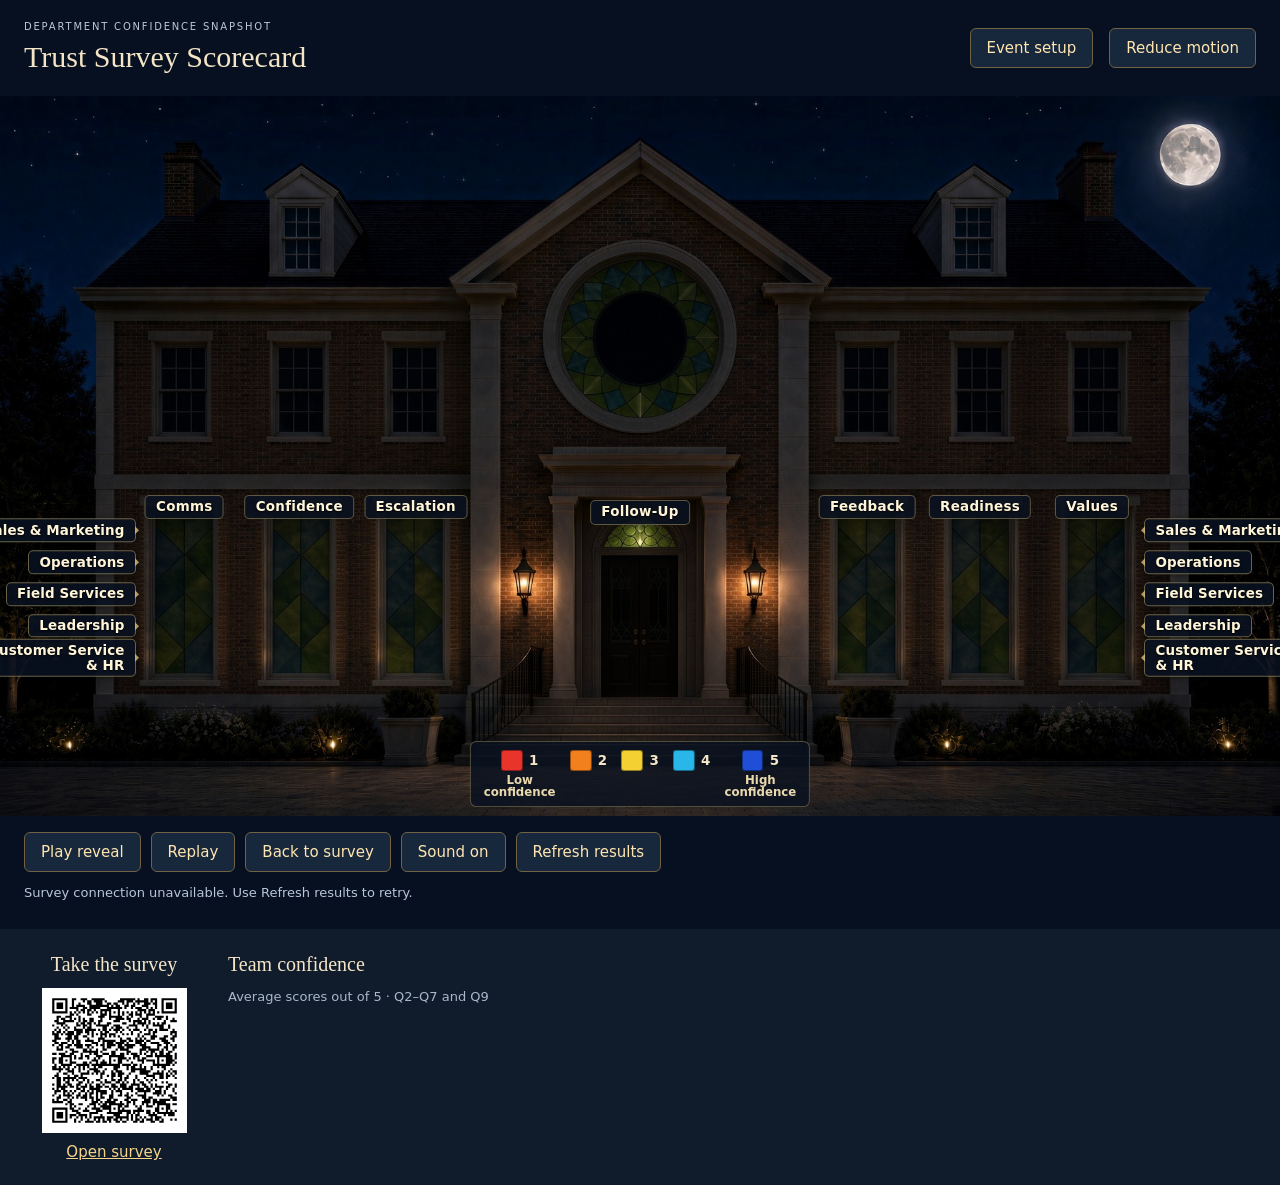
<file: index.html>
<!doctype html><html lang="en"><head><meta charset="utf-8"><meta name="viewport" content="width=device-width,initial-scale=1"><meta http-equiv="Cache-Control" content="no-cache"><title>Trust Survey Scorecard</title><link rel="stylesheet" href="survey.css?v=house10"></head><body>
<header><div><small>DEPARTMENT CONFIDENCE SNAPSHOT</small><h1>Trust Survey Scorecard</h1></div><button id="settings-open">Event setup</button><button id="access" aria-pressed="false">Reduce motion</button></header>
<main><section class="scene" aria-label="Survey house"><img id="poster" src="assets/house-night.jpg" alt=""><img id="lit" src="assets/house-lit.jpg" alt=""><div id="labels"></div><div id="rose" class="result" aria-live="polite"></div><div id="door" class="result"><strong id="percentage"></strong><span>trust their team</span></div></section>
<footer><div class="controls"><button id="play">Play reveal</button><button id="replay">Replay</button><button id="reset">Back to survey</button><button id="sound" aria-pressed="false">Sound on</button><button id="refresh">Refresh results</button></div><p id="status" role="status">Loading survey…</p></footer><section id="reference"><aside><h2>Take the survey</h2><div id="qr" role="link" tabindex="0" aria-label="Open the survey"></div><a id="survey-link" target="_blank" rel="noopener">Open survey</a></aside><section class="scores"><h2>Team confidence</h2><p>Average scores out of 5 · Q2–Q7 and Q9</p><div class="table-scroll"><table id="scores"></table></div></section></section></main>
<dialog id="settings"><form method="dialog"><h2>Event setup</h2><p>Connect a published survey endpoint, or load an exported CSV for this event.</p><label>Live results URL<input id="source-url" type="url" placeholder="https://…"></label><label>Survey form URL<input id="form-url" type="url" placeholder="https://…"></label><label>Or import survey responses<input id="csv-file" type="file" accept=".csv,text/csv"></label><p id="setup-status" role="status"></p><div class="controls"><button id="save-settings" type="button">Save connection</button><button id="default-settings" type="button">Restore default</button><button>Close</button></div></form></dialog>
<script src="js/vendor/qrcode.js"></script><script src="js/config.js"></script><script src="js/datasource.js"></script><script src="js/chapel-data.js"></script><script src="js/qrdisplay.js"></script><script src="js/colorutils.js"></script><script src="js/team-panes.js?v=house10"></script><script src="survey.js?v=house10"></script></body></html>
</file>
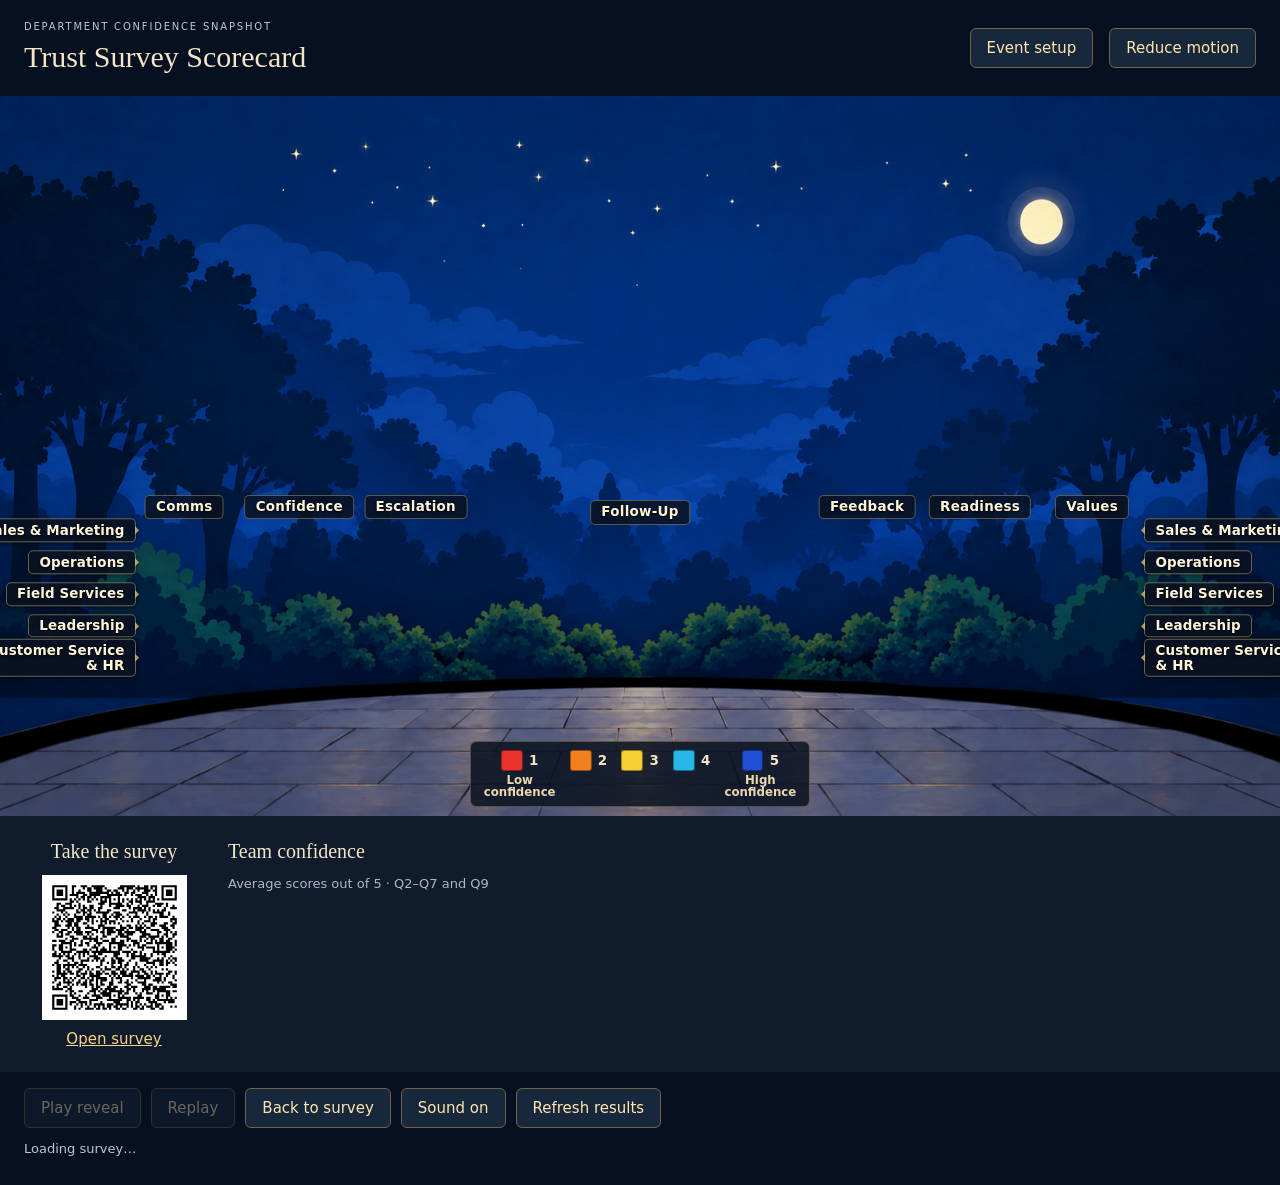
<file: chapel-review.html>
<!doctype html><html lang="en"><head><meta charset="utf-8"><meta name="viewport" content="width=device-width,initial-scale=1"><title>Trust Survey Scorecard</title><link rel="stylesheet" href="survey.css"></head><body>
<header><div><small>DEPARTMENT CONFIDENCE SNAPSHOT</small><h1>Trust Survey Scorecard</h1></div><button id="settings-open">Event setup</button><button id="access" aria-pressed="false">Reduce motion</button></header>
<main><section class="scene" aria-label="Survey chapel"><img src="assets/layers/00_bg.png" alt="Moonlit woodland"><div id="art"></div><div id="rose" class="result" aria-live="polite"></div><div id="door" class="result"><strong id="percentage"></strong><span>trust their team</span></div><div id="labels"></div></section>
<section id="reference"><aside><h2>Take the survey</h2><div id="qr" role="link" tabindex="0" aria-label="Open the survey"></div><a id="survey-link" target="_blank" rel="noopener">Open survey</a></aside><section class="scores"><h2>Team confidence</h2><p>Average scores out of 5 · Q2–Q7 and Q9</p><div class="table-scroll"><table id="scores"></table></div></section></section></main>
<dialog id="settings"><form method="dialog"><h2>Event setup</h2><p>Connect a published survey endpoint, or load an exported CSV for this event.</p><label>Live results URL<input id="source-url" type="url" placeholder="https://…"></label><label>Survey form URL<input id="form-url" type="url" placeholder="https://…"></label><label>Or import survey responses<input id="csv-file" type="file" accept=".csv,text/csv"></label><p id="setup-status" role="status"></p><div class="controls"><button id="save-settings" type="button">Save connection</button><button id="default-settings" type="button">Restore default</button><button>Close</button></div></form></dialog><footer><div class="controls"><button id="play" disabled>Play reveal</button><button id="replay" disabled>Replay</button><button id="reset">Back to survey</button><button id="sound" aria-pressed="false">Sound on</button><button id="refresh">Refresh results</button></div><p id="status" role="status">Loading survey…</p></footer>
<script src="js/vendor/qrcode.js"></script><script src="js/config.js"></script><script src="js/datasource.js"></script><script src="js/chapel-data.js"></script><script src="js/qrdisplay.js"></script><script src="js/colorutils.js"></script><script src="js/audio.js"></script><script src="glass.js"></script><script src="survey.js"></script></body></html>
</file>
<file: survey.css>
*{box-sizing:border-box}body{margin:0;background:#061020;color:#f4e5c7;font:15px system-ui,sans-serif}header,footer{padding:16px 24px;max-width:1726px;margin:auto}header{display:flex;justify-content:space-between;align-items:center;gap:16px}small{font-size:10px;letter-spacing:.18em;color:#bdc8d7}h1{font:500 clamp(19px,3vw,30px) Georgia,serif;margin:6px 0}h2{font:500 20px Georgia,serif;margin:0 0 12px}main{max-width:1726px;margin:auto}.scene{position:relative;aspect-ratio:1726/911;isolation:isolate;overflow:hidden}.scene img,#art,#labels{position:absolute;inset:0;width:100%;height:100%}#art{filter:brightness(.38)}.scene img{display:block}.result{position:absolute;transform:translate(-50%,-50%);text-align:center;opacity:0;pointer-events:none;color:#fff5d8;text-shadow:0 2px 5px #160d03,0 0 8px #160d03;background:#271b10c9;border:1px solid #e4c07688;border-radius:6px;padding:5px 9px;z-index:12}#rose{left:50.35%;top:36.77%;max-width:15%;font:bold clamp(10px,1.5vw,27px) Georgia,serif;overflow-wrap:anywhere}#door{left:50%;top:66.4%;width:8.3%}#door strong{display:block;font:bold clamp(13px,2.4vw,40px) Georgia,serif}#door span{font-size:clamp(6px,.7vw,12px);display:block}.team-label{position:absolute;top:75%;transform:translateX(-50%);width:7%;text-align:center;background:#061020dd;border:1px solid #a9945c55;border-radius:4px;padding:3px;color:#fff2d6;font-size:clamp(6px,.65vw,12px)}#reference{display:grid;grid-template-columns:180px 1fr;gap:24px;padding:24px;background:#101c2c}#reference aside{text-align:center}#qr{background:white;padding:8px;width:145px;margin:0 auto 10px}#qr svg{display:block;width:100%;height:auto}a{color:#f6d48b}.scores p{color:#aab8cb;font-size:13px}.table-scroll{overflow:auto}table{border-collapse:collapse;width:100%;font-size:13px}th,td{padding:9px 10px;border-bottom:1px solid #314055;text-align:center}th:first-child{text-align:left}td .score{display:inline-block;border-bottom:3px solid var(--score-color);padding:3px 6px}button{border:1px solid #726144;border-radius:6px;background:#18283c;color:#ffe5b0;padding:10px 16px;font:inherit;cursor:pointer}button:disabled{opacity:.4;cursor:wait}button:focus-visible,a:focus-visible,[tabindex]:focus-visible{outline:3px solid #efc674;outline-offset:4px}.controls{display:flex;gap:10px;flex-wrap:wrap}#status{font-size:13px;color:#b8c6d7}.presenting #reference{display:none}.presenting #labels{opacity:0}.revealed .result{opacity:1}.revealed #labels{opacity:1}.hidden{display:none!important}@media(max-width:700px){header,footer{padding:12px}#reference{grid-template-columns:1fr;padding:16px}#reference aside{display:flex;align-items:center;justify-content:center;gap:18px}#qr{width:100px;margin:0}.team-label{top:76%}button{font-size:12px;padding:8px}#door{padding:3px}#rose{padding:3px}}
#art{filter:none}.result{transition:opacity .2s linear}.animating #labels{visibility:hidden}.animating .controls button:not(#reset){visibility:hidden}.animating header{opacity:.35;transition:opacity 1s}#art img{transform:none;opacity:1}
header{flex-wrap:wrap}header>div{margin-right:auto}dialog{max-width:560px;width:90%;background:#101c2c;color:#f4e5c7;border:1px solid #b79551;border-radius:12px;padding:28px}dialog::backdrop{background:#000a}dialog label{display:block;margin:18px 0}dialog input{display:block;width:100%;padding:10px;margin-top:8px;background:#071020;color:#fff;border:1px solid #8d7954;border-radius:4px}.scores th,.scores td{font-size:14px}#reference aside{align-self:start}#settings-open,#access{position:static}.scene{container-type:inline-size}#rose{font-size:clamp(9px,1.55cqw,27px);width:14%;max-width:14%;background:transparent;border:0;color:#281706;text-shadow:0 1px 2px #ffeec1,0 0 10px #fff1b8}#labels .team-label{font-size:clamp(6px,.72cqw,13px);top:77%;width:7.5%}#door{background:#20160899}
footer{position:relative;bottom:auto;background:#061020;max-width:1726px;width:100%}#labels .team-label:nth-child(n+3){width:4.9%;font-size:clamp(6px,.65cqw,12px)}
.scene{width:min(100%,calc((100svh - 185px)*1.8946));margin-inline:auto}#reference{max-width:1400px;margin:auto}
#sparks{position:absolute;inset:0;z-index:40;pointer-events:none;mix-blend-mode:screen}
#sparks canvas{width:100%;height:100%;display:block}

/* ---- colonial house scene (16:9, coordinates are % of the 1792x1008 artwork) ---- */
main{max-width:1920px}
.scene{aspect-ratio:16/9;container-type:inline-size;background:#040a18}
.scene #poster,.scene #lit{position:absolute;inset:0;width:100%;height:100%;object-fit:cover}
#lit{opacity:0;transition:opacity 1.6s ease}
#reveal-video{object-fit:cover!important}
#tints{position:absolute;inset:0;z-index:2;pointer-events:none;opacity:0;transition:opacity .6s ease}
#tints.on{opacity:1}
.tint{position:absolute;mix-blend-mode:color}
.tint.multiply{mix-blend-mode:multiply;opacity:.35}
#labels{z-index:6;transition:opacity .5s ease}
.qchip{position:absolute;transform:translateX(-50%);padding:.15cqw .55cqw;font:600 .66cqw/1.2 system-ui,sans-serif;letter-spacing:.02em;color:#fff5d8;background:#0a1220d9;border:1px solid #d9c07a66;border-radius:.3cqw;white-space:nowrap;text-shadow:0 1px 2px #000}
#legend{position:absolute;left:50%;bottom:1.6%;transform:translateX(-50%);display:flex;gap:.5cqw;align-items:stretch;padding:.5cqw .7cqw;background:#0a1220d9;border:1px solid #d9c07a55;border-radius:.5cqw}
#legend div{display:flex;align-items:center;gap:.35cqw;font:600 .64cqw/1.15 system-ui,sans-serif;color:#f4e5c7;white-space:nowrap}
#legend i{display:block;width:1.3cqw;height:1.3cqw;border-radius:.25cqw;border:1px solid #0006}
.result{z-index:12}
#rose{left:50%;top:33.3%;width:7%;background:none!important;border:0!important;text-shadow:0 1px 2px #fff8;color:#3b2a10;font:700 1.3cqw Georgia,serif;overflow-wrap:normal;padding:0}
#door{left:50%;top:70%;width:6.4%;background:none!important;border:0!important;color:#2b1a06;text-shadow:0 1px 2px #ffe9b0aa;padding:0}
#door strong{font:700 2.7cqw Georgia,serif!important}
#door span{font:600 .6cqw system-ui!important;color:#2b1a06;text-shadow:0 1px 2px #ffe9b0aa}
.revealed #labels{opacity:1}

#tintcv{position:absolute;inset:0;width:100%;height:100%;z-index:2;pointer-events:none}

/* larger on-house text (readable from the back of a room) */
.qchip{font-size:1.05cqw;padding:.25cqw .8cqw;border-radius:.4cqw}
#legend{padding:.7cqw 1cqw;gap:.9cqw;bottom:1.2%}
#legend div{font-size:1.05cqw;gap:.5cqw}
#legend i{width:1.7cqw;height:1.7cqw}
#door{width:7.4%;top:69%}
#door strong{font-size:3.5cqw!important;line-height:1}
#door span{font-size:.95cqw!important;display:block;line-height:1.1;font-weight:700}
#door span{font-size:1.15cqw!important}
/* final lit picture has a dark wooden door and a detailed rose centre */
#door strong{color:#fff3cf!important;text-shadow:0 0 .6cqw #000,0 .1cqw .3cqw #000!important}
#door span{color:#fff3cf!important;text-shadow:0 0 .5cqw #000,0 .1cqw .25cqw #000!important}
#rose{background:radial-gradient(circle,#fff6d8f2 0,#fff6d8ee 58%,#fff6d800 74%)!important;padding:.6cqw 0!important}
/* labels (questions, teams) stay on the house at all times; the score guide hides during the reveal like #reference */
.presenting #labels,.animating #labels,.revealed #labels,#labels{opacity:1!important;visibility:visible!important}
.presenting #legend{display:none}

/* team chips on the brick, centred on each pane row (same look as .qchip, small gold arrow toward the window) */
.tchip{position:absolute;transform:translateY(-50%);width:4.2%;box-sizing:border-box;padding:.1cqw .3cqw;font:600 .65cqw/.98 system-ui,sans-serif;letter-spacing:.01em;color:#fff5d8;background:#0a1220e0;border:1px solid #d9c07a77;border-radius:.4cqw;white-space:pre;text-shadow:0 1px 2px #000;box-shadow:0 .1cqw .4cqw #0008;display:flex;align-items:center;min-height:1.55cqw}
.tchip-L{justify-content:flex-end;text-align:right}
.tchip-R{justify-content:flex-start;text-align:left}
.tchip::after{content:'';position:absolute;top:50%;width:0;height:0;border:.32cqw solid transparent;transform:translateY(-50%)}
.tchip-L::after{left:100%;border-left-color:#d9c07acc;border-right:0}
.tchip-R::after{right:100%;border-right-color:#d9c07acc;border-left:0}
.tchip-3{font-size:.56cqw;line-height:.9}

/* round 3 feedback: team names as large as the question names; compact stacked score guide */
.tchip{width:auto;max-width:11cqw;padding:.25cqw .8cqw;font:600 1.05cqw/1.12 system-ui,sans-serif;border-radius:.4cqw;min-height:0}
.tchip-3{font-size:1.05cqw;line-height:1.12}
.qchip{font-size:1.05cqw}
#legend{align-items:flex-start;gap:1.1cqw;padding:.6cqw 1cqw}
#legend div{flex-direction:column;align-items:center;gap:.2cqw;font-size:1.05cqw}
#legend .lrow{display:flex;align-items:center;gap:.5cqw}
#legend em{font-style:normal;font-size:.92cqw;line-height:1.05;text-align:center;white-space:pre;color:#e9d9ae;min-height:1.6cqw}
</file>
